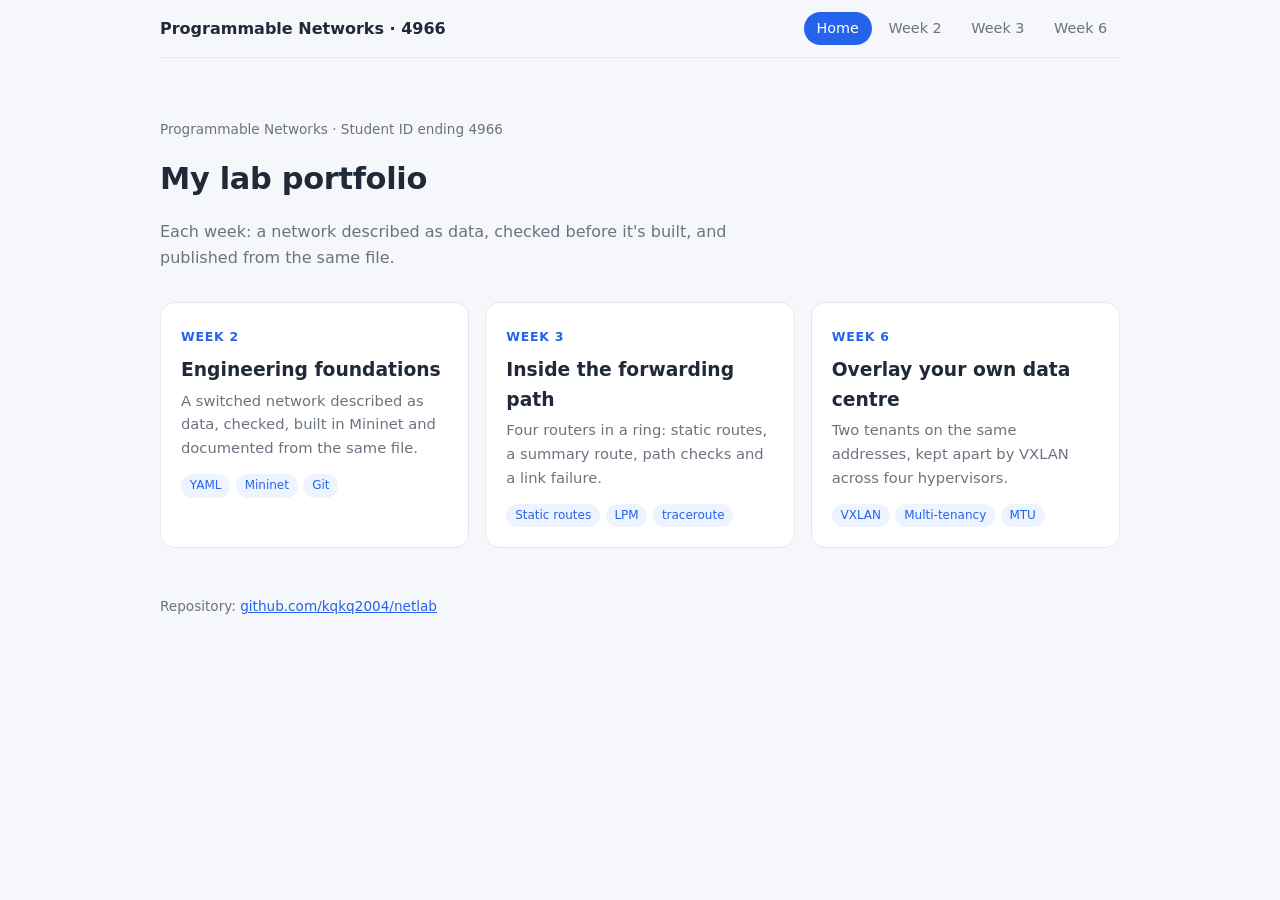
<file: docs/home/index.html>
<!doctype html>
<html lang="en">
<head>
<meta charset="utf-8">
<meta name="viewport" content="width=device-width, initial-scale=1">
<title>Programmable Networks · 4966</title>
<link rel="stylesheet" href="../assets/site.css">
<script src="../assets/site.js" defer></script>
</head>
<body>
<header class="hero">
  <p class="meta">Programmable Networks · Student ID ending 4966</p>
  <h1>My lab portfolio</h1>
  <p>Each week: a network described as data, checked before it's built, and published from the same file.</p>
</header>
<main id="weeks" class="weeks"></main>
<footer class="meta">Repository: <a href="https://github.com/kqkq2004/netlab">github.com/kqkq2004/netlab</a></footer>
</body>
</html>
</file>
<file: docs/assets/site.css>
/* site.css: shared look for my portfolio pages (home, Week 3 and later). */
:root {
  --bg: #f6f7fb; --card: #ffffff; --text: #1f2937; --muted: #6b7280;
  --line: #e5e7eb; --accent: #2563eb; --accent-soft: #eef4ff;
  --code-bg: #0f172a; --code-text: #e2e8f0;
}
@media (prefers-color-scheme: dark) {
  :root {
    --bg: #0b1020; --card: #131a2e; --text: #e5e7eb; --muted: #9ca3af;
    --line: #253049; --accent: #60a5fa; --accent-soft: #16213d;
    --code-bg: #070b17; --code-text: #e2e8f0;
  }
}
html { background: var(--bg); }
body {
  background: var(--bg); color: var(--text);
  font-family: system-ui, -apple-system, "Segoe UI", Roboto, sans-serif;
  max-width: 60rem; margin: 0 auto; padding: 0 1rem 4rem; line-height: 1.6;
}
a { color: var(--accent); }

/* Navigation bar */
.site-nav {
  position: sticky; top: 0; z-index: 10;
  display: flex; flex-wrap: wrap; align-items: center; gap: .25rem;
  padding: .75rem 0; margin-bottom: 1.5rem;
  background: var(--bg); border-bottom: 1px solid var(--line);
}
.site-nav .brand { font-weight: 700; margin-right: auto; color: var(--text); text-decoration: none; }
.site-nav .tab {
  padding: .3rem .8rem; border-radius: 999px; font-size: .9rem;
  color: var(--muted); text-decoration: none;
}
.site-nav .tab:hover { background: var(--accent-soft); color: var(--accent); }
.site-nav .tab[aria-current="page"] { background: var(--accent); color: #fff; }

/* Week pages */
h1 { font-size: 1.9rem; letter-spacing: -.01em; margin: .5rem 0 .25rem; }
h2 { margin-top: 2.5rem; padding-bottom: .4rem; border-bottom: 2px solid var(--line); }
h3 { margin-top: 1.6rem; }
.meta, .file { color: var(--muted); font-size: .85rem; }
table {
  width: 100%; border-collapse: separate; border-spacing: 0; font-size: .92rem;
  background: var(--card); border: 1px solid var(--line); border-radius: .6rem;
  overflow: hidden; margin-bottom: 1rem;
}
th { background: var(--accent-soft); font-weight: 600; }
th, td { padding: .5rem .75rem; border-bottom: 1px solid var(--line); text-align: left; }
tr:last-child td { border-bottom: none; }
pre {
  background: var(--code-bg); color: var(--code-text); border-radius: .6rem;
  padding: 1rem; overflow-x: auto; font-size: .82rem;
}
pre.mermaid { background: #fff; color: #111; border: 1px solid var(--line); }
pre.missing { background: #fef2f2; color: #991b1b; }
#answers section {
  background: var(--card); border: 1px solid var(--line); border-left: 4px solid var(--accent);
  border-radius: .6rem; padding: .25rem 1.25rem; margin: 1rem 0;
}

/* Home page */
.hero { padding: 1.5rem 0 1rem; }
.hero p { color: var(--muted); max-width: 40rem; }
.weeks { display: grid; grid-template-columns: repeat(auto-fill, minmax(16rem, 1fr)); gap: 1rem; }
.week-card {
  display: block; padding: 1.25rem; border-radius: .9rem; text-decoration: none;
  background: var(--card); border: 1px solid var(--line); color: var(--text);
  transition: transform .15s, border-color .15s, box-shadow .15s;
}
.week-card:hover { transform: translateY(-2px); border-color: var(--accent); box-shadow: 0 8px 24px rgba(0,0,0,.08); }
.week-card .num { font-size: .78rem; font-weight: 700; letter-spacing: .06em; text-transform: uppercase; color: var(--accent); }
.week-card h3 { margin: .35rem 0 .25rem; }
.week-card p { margin: 0; color: var(--muted); font-size: .92rem; }
.tags { display: flex; flex-wrap: wrap; gap: .35rem; margin-top: .9rem; }
.tags span { font-size: .75rem; padding: .15rem .55rem; border-radius: 999px; background: var(--accent-soft); color: var(--accent); }
footer { margin-top: 3rem; }
</file>
